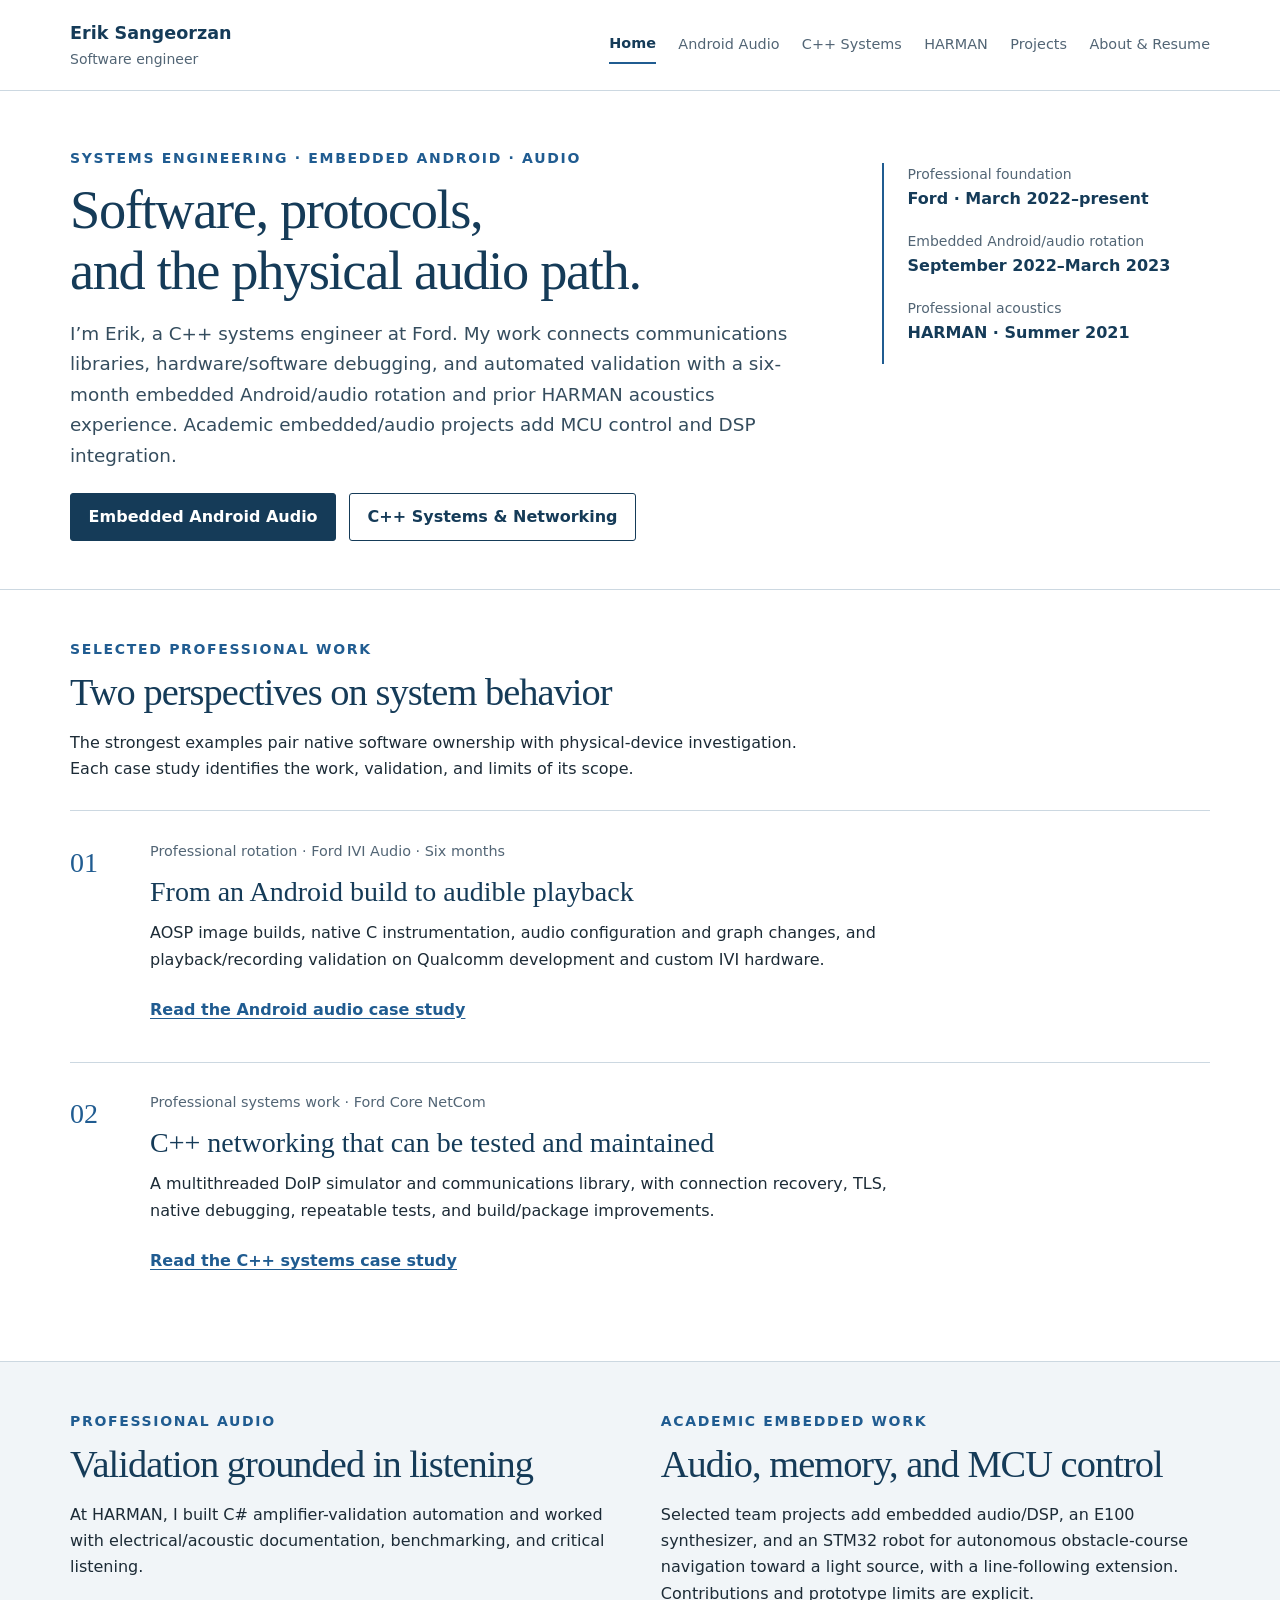
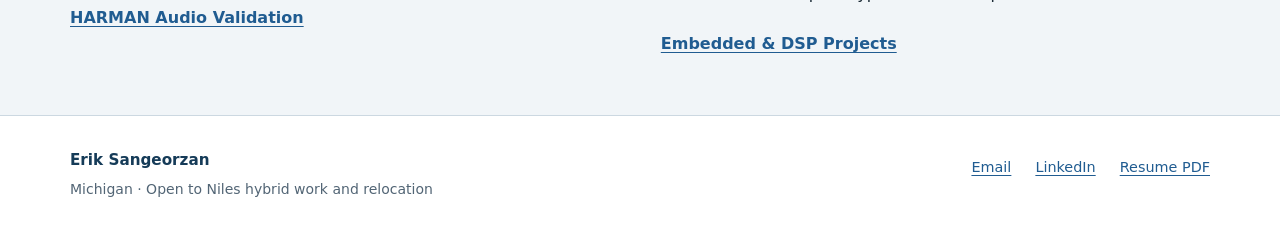
<file: public/index.html>
<!doctype html>
<html lang="en"><head><meta charset="utf-8"><meta name="viewport" content="width=device-width, initial-scale=1">
<title>C++ systems, embedded Android &amp; audio | Erik Sangeorzan</title>
<meta name="description" content="Erik Sangeorzan: professional C++ systems engineering, a six-month embedded Android audio rotation, HARMAN acoustics, and selected embedded projects.">
<meta name="color-scheme" content="light"><link rel="icon" type="image/svg+xml" href="data:image/svg+xml,%3Csvg%20xmlns%3D%22http%3A//www.w3.org/2000/svg%22%20viewBox%3D%220%200%2032%2032%22%3E%3Crect%20width%3D%2232%22%20height%3D%2232%22%20rx%3D%225%22%20fill%3D%22%23153b58%22/%3E%3Cpath%20d%3D%22M9%208h15v4H13v3h9v4h-9v3h11v4H9z%22%20fill%3D%22white%22/%3E%3C/svg%3E">
<link rel="stylesheet" href="assets/site.css"><script src="assets/site.js" defer></script></head>
<body><a class="skip-link" href="#main">Skip to content</a>
<header class="site-header"><div class="wrap navigation"><a class="brand" href="index.html">Erik Sangeorzan<span>Software engineer</span></a>
<button class="nav-toggle" aria-expanded="false" aria-controls="primary-nav">Menu</button>
<nav id="primary-nav" aria-label="Primary"><ul><li><a href="index.html" aria-current="page">Home</a></li><li><a href="android-audio.html">Android Audio</a></li><li><a href="cpp-systems.html">C++ Systems</a></li><li><a href="harman-validation.html">HARMAN</a></li><li><a href="embedded-dsp.html">Projects</a></li><li><a href="about.html">About & Resume</a></li></ul></nav></div></header>
<main id="main" tabindex="-1">
<section class="hero"><div class="wrap home-hero"><div>
<p class="eyebrow">Systems engineering · Embedded Android · Audio</p>
<h1>Software, protocols,<br>and the physical audio path.</h1>
<p class="lede">I’m Erik, a C++ systems engineer at Ford. My work connects communications libraries, hardware/software debugging, and automated validation with a six-month embedded Android/audio rotation and prior HARMAN acoustics experience. Academic embedded/audio projects add MCU control and DSP integration.</p>
<div class="actions"><a class="button" href="android-audio.html">Embedded Android Audio</a><a class="button secondary" href="cpp-systems.html">C++ Systems & Networking</a></div>
</div><dl class="scope-list"><div><dt>Professional foundation</dt><dd>Ford · March 2022–present</dd></div><div><dt>Embedded Android/audio rotation</dt><dd>September 2022–March 2023</dd></div><div><dt>Professional acoustics</dt><dd>HARMAN · Summer 2021</dd></div></dl></div></section>
<section class="section"><div class="wrap"><div class="section-intro"><p class="eyebrow">Selected professional work</p><h2>Two perspectives on system behavior</h2><p>The strongest examples pair native software ownership with physical-device investigation. Each case study identifies the work, validation, and limits of its scope.</p></div>
<article class="case-row"><div class="case-number" aria-hidden="true">01</div><div><p class="case-meta">Professional rotation · Ford IVI Audio · Six months</p><h3>From an Android build to audible playback</h3><p>AOSP image builds, native C instrumentation, audio configuration and graph changes, and playback/recording validation on Qualcomm development and custom IVI hardware.</p><a class="text-link" href="android-audio.html">Read the Android audio case study</a></div></article>
<article class="case-row"><div class="case-number" aria-hidden="true">02</div><div><p class="case-meta">Professional systems work · Ford Core NetCom</p><h3>C++ networking that can be tested and maintained</h3><p>A multithreaded DoIP simulator and communications library, with connection recovery, TLS, native debugging, repeatable tests, and build/package improvements.</p><a class="text-link" href="cpp-systems.html">Read the C++ systems case study</a></div></article>
</div></section>
<section class="section soft"><div class="wrap two-column"><div><p class="eyebrow">Professional audio</p><h2>Validation grounded in listening</h2><p>At HARMAN, I built C# amplifier-validation automation and worked with electrical/acoustic documentation, benchmarking, and critical listening.</p><a class="text-link" href="harman-validation.html">HARMAN Audio Validation</a></div><div><p class="eyebrow">Academic embedded work</p><h2>Audio, memory, and MCU control</h2><p>Selected team projects add embedded audio/DSP, an E100 synthesizer, and an STM32 robot for autonomous obstacle-course navigation toward a light source, with a line-following extension. Contributions and prototype limits are explicit.</p><a class="text-link" href="embedded-dsp.html">Embedded & DSP Projects</a></div></div></section>
</main>
<footer class="site-footer"><div class="wrap footer-content"><div><strong>Erik Sangeorzan</strong><span>Michigan · Open to Niles hybrid work and relocation</span></div>
<nav aria-label="Contact"><a href="mailto:esangeorzan@gmail.com">Email</a><a href="https://www.linkedin.com/in/ejsang/">LinkedIn</a><a href="documents/Erik_Sangeorzan_Shure_4874_Resume.pdf" download>Resume PDF</a></nav></div></footer></body></html>
</file>
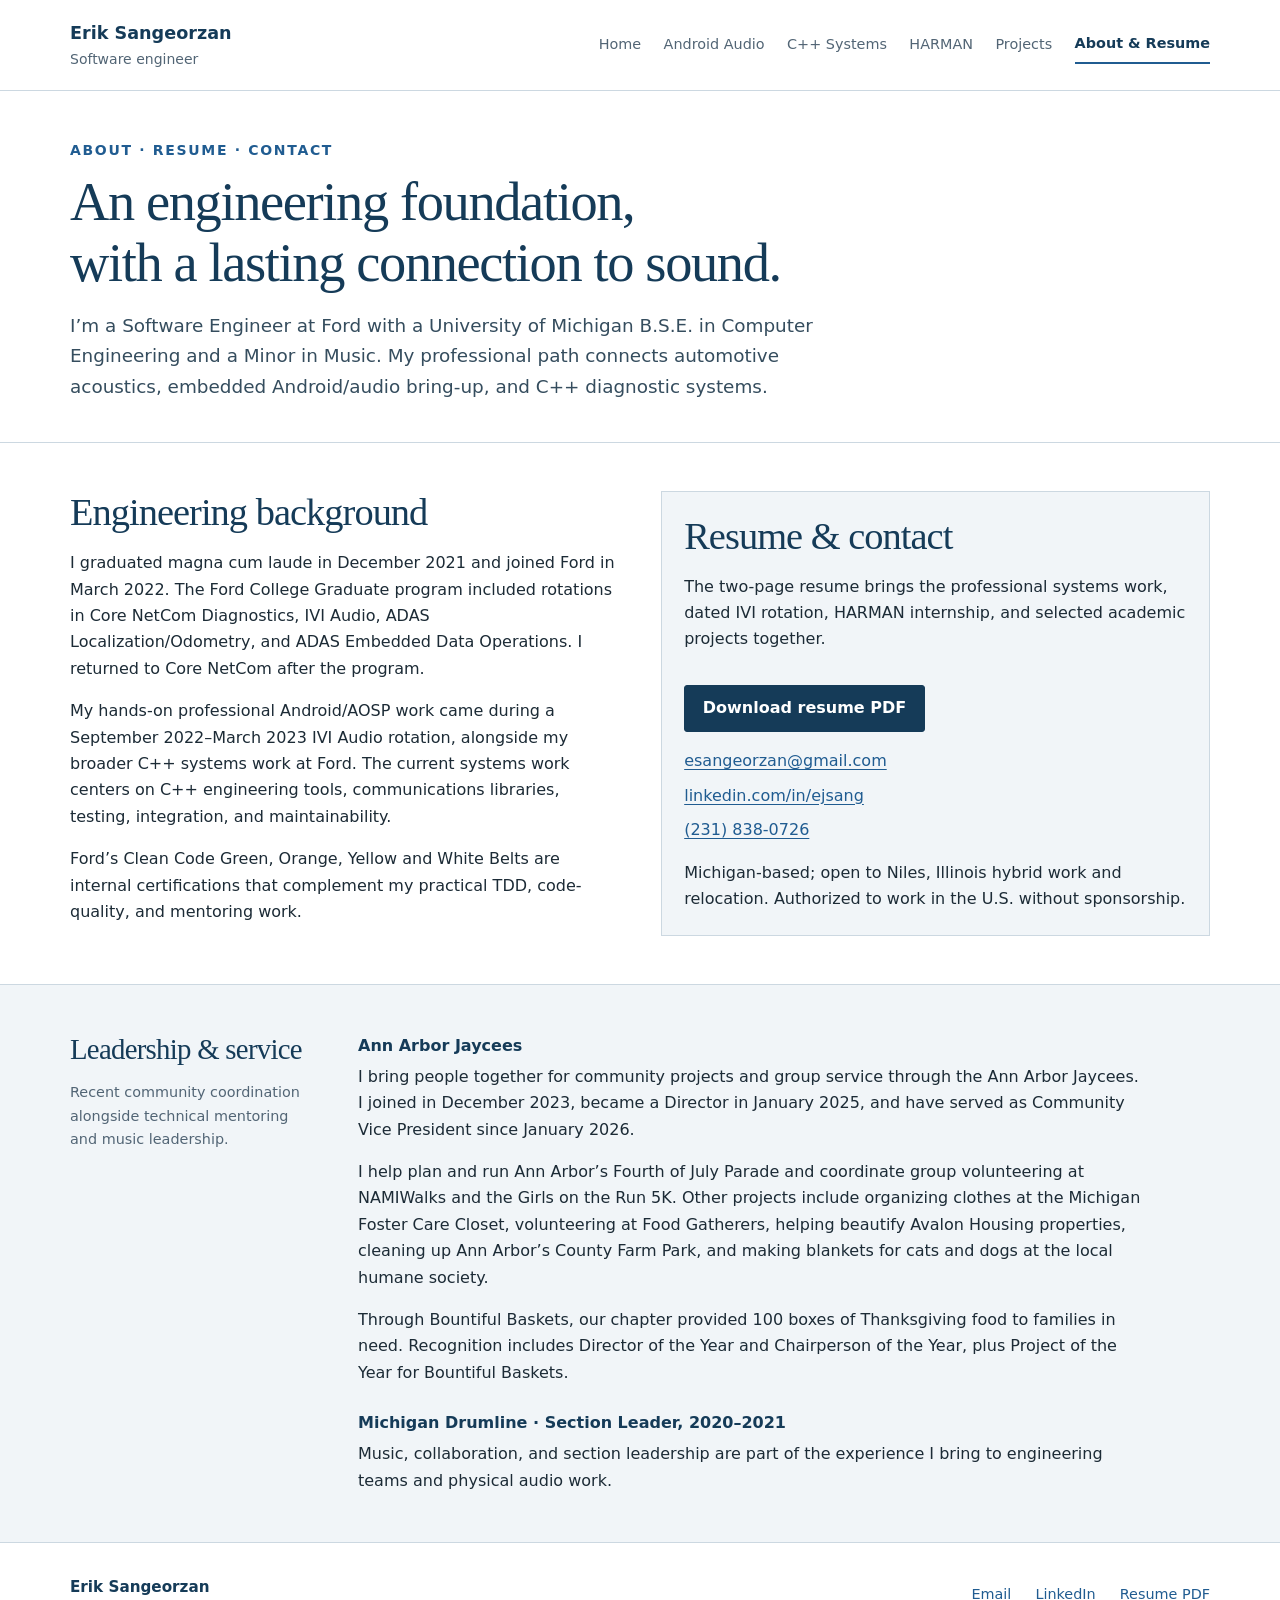
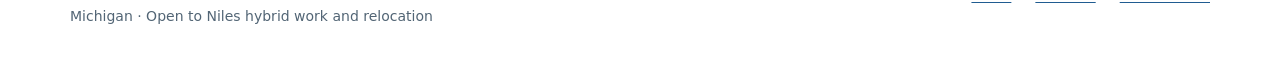
<file: public/about.html>
<!doctype html>
<html lang="en"><head><meta charset="utf-8"><meta name="viewport" content="width=device-width, initial-scale=1">
<title>About, Resume &amp; Contact | Erik Sangeorzan</title>
<meta name="description" content="Erik Sangeorzan: Computer Engineering and music, professional systems/audio work, Ann Arbor Jaycees leadership, resume and contact information.">
<meta name="color-scheme" content="light"><link rel="icon" type="image/svg+xml" href="data:image/svg+xml,%3Csvg%20xmlns%3D%22http%3A//www.w3.org/2000/svg%22%20viewBox%3D%220%200%2032%2032%22%3E%3Crect%20width%3D%2232%22%20height%3D%2232%22%20rx%3D%225%22%20fill%3D%22%23153b58%22/%3E%3Cpath%20d%3D%22M9%208h15v4H13v3h9v4h-9v3h11v4H9z%22%20fill%3D%22white%22/%3E%3C/svg%3E">
<link rel="stylesheet" href="assets/site.css"><script src="assets/site.js" defer></script></head>
<body><a class="skip-link" href="#main">Skip to content</a>
<header class="site-header"><div class="wrap navigation"><a class="brand" href="index.html">Erik Sangeorzan<span>Software engineer</span></a>
<button class="nav-toggle" aria-expanded="false" aria-controls="primary-nav">Menu</button>
<nav id="primary-nav" aria-label="Primary"><ul><li><a href="index.html">Home</a></li><li><a href="android-audio.html">Android Audio</a></li><li><a href="cpp-systems.html">C++ Systems</a></li><li><a href="harman-validation.html">HARMAN</a></li><li><a href="embedded-dsp.html">Projects</a></li><li><a href="about.html" aria-current="page">About & Resume</a></li></ul></nav></div></header>
<main id="main" tabindex="-1">
<section class="page-hero"><div class="wrap"><p class="eyebrow">About · Resume · Contact</p><h1>An engineering foundation,<br>with a lasting connection to sound.</h1><p class="lede">I’m a Software Engineer at Ford with a University of Michigan B.S.E. in Computer Engineering and a Minor in Music. My professional path connects automotive acoustics, embedded Android/audio bring-up, and C++ diagnostic systems.</p></div></section>
<section class="section"><div class="wrap two-column"><div><h2>Engineering background</h2><p>I graduated magna cum laude in December 2021 and joined Ford in March 2022. The Ford College Graduate program included rotations in Core NetCom Diagnostics, IVI Audio, ADAS Localization/Odometry, and ADAS Embedded Data Operations. I returned to Core NetCom after the program.</p><p>My hands-on professional Android/AOSP work came during a September 2022–March 2023 IVI Audio rotation, alongside my broader C++ systems work at Ford. The current systems work centers on C++ engineering tools, communications libraries, testing, integration, and maintainability.</p><p>Ford’s Clean Code Green, Orange, Yellow and White Belts are internal certifications that complement my practical TDD, code-quality, and mentoring work.</p></div><aside class="resume-panel" aria-labelledby="resume-heading"><h2 id="resume-heading">Resume & contact</h2><p>The two-page resume brings the professional systems work, dated IVI rotation, HARMAN internship, and selected academic projects together.</p><a class="button" href="documents/Erik_Sangeorzan_Shure_4874_Resume.pdf" download>Download resume PDF</a><ul class="contact-list"><li><a href="mailto:esangeorzan@gmail.com">esangeorzan@gmail.com</a></li><li><a href="https://www.linkedin.com/in/ejsang/">linkedin.com/in/ejsang</a></li><li><a href="tel:+12318380726">(231) 838-0726</a></li></ul><p>Michigan-based; open to Niles, Illinois hybrid work and relocation. Authorized to work in the U.S. without sponsorship.</p></aside></div></section>
<section class="section soft"><div class="wrap section-layout"><div class="section-label"><h2>Leadership & service</h2><p>Recent community coordination alongside technical mentoring and music leadership.</p></div><div class="section-body"><div class="service-item"><strong>Ann Arbor Jaycees</strong><p>I bring people together for community projects and group service through the Ann Arbor Jaycees. I joined in December 2023, became a Director in January 2025, and have served as Community Vice President since January 2026.</p><p>I help plan and run Ann Arbor’s Fourth of July Parade and coordinate group volunteering at NAMIWalks and the Girls on the Run 5K. Other projects include organizing clothes at the Michigan Foster Care Closet, volunteering at Food Gatherers, helping beautify Avalon Housing properties, cleaning up Ann Arbor’s County Farm Park, and making blankets for cats and dogs at the local humane society.</p><p>Through Bountiful Baskets, our chapter provided 100 boxes of Thanksgiving food to families in need. Recognition includes Director of the Year and Chairperson of the Year, plus Project of the Year for Bountiful Baskets.</p></div><div class="service-item"><strong>Michigan Drumline · Section Leader, 2020–2021</strong><p>Music, collaboration, and section leadership are part of the experience I bring to engineering teams and physical audio work.</p></div></div></div></section>
</main>
<footer class="site-footer"><div class="wrap footer-content"><div><strong>Erik Sangeorzan</strong><span>Michigan · Open to Niles hybrid work and relocation</span></div>
<nav aria-label="Contact"><a href="mailto:esangeorzan@gmail.com">Email</a><a href="https://www.linkedin.com/in/ejsang/">LinkedIn</a><a href="documents/Erik_Sangeorzan_Shure_4874_Resume.pdf" download>Resume PDF</a></nav></div></footer></body></html>
</file>
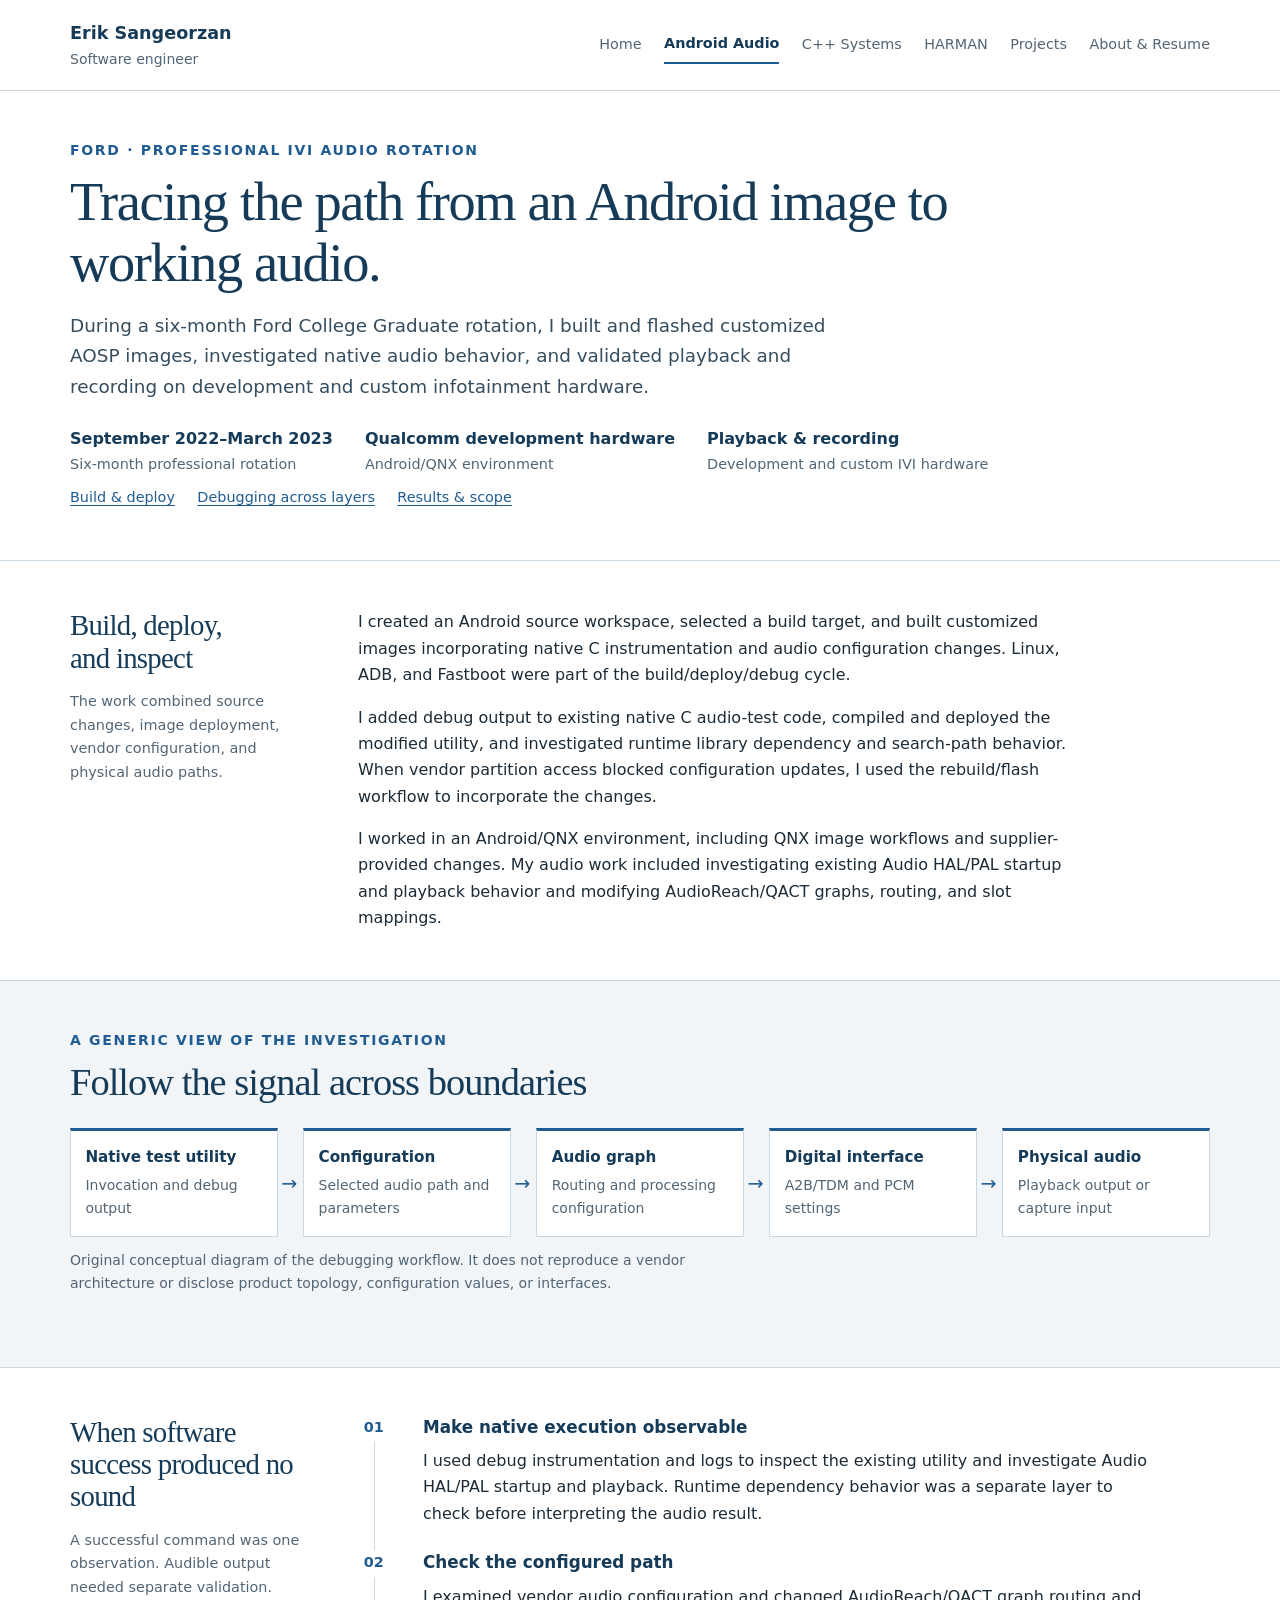
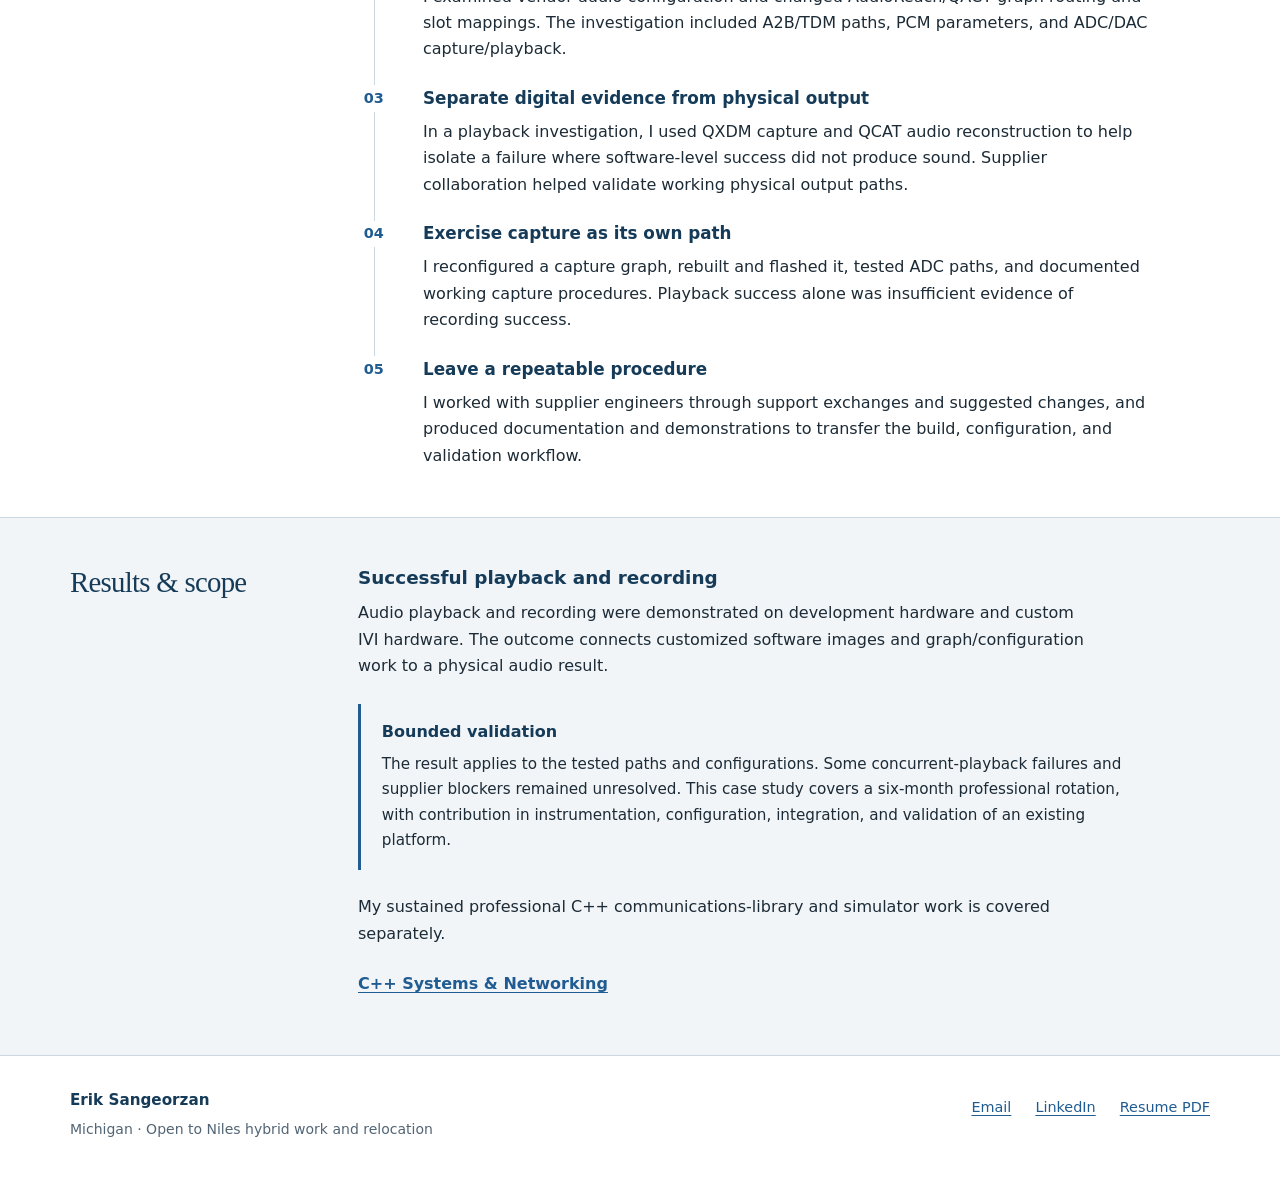
<file: public/android-audio.html>
<!doctype html>
<html lang="en"><head><meta charset="utf-8"><meta name="viewport" content="width=device-width, initial-scale=1">
<title>Embedded Android Audio | Erik Sangeorzan</title>
<meta name="description" content="A six-month professional Ford IVI Audio rotation: AOSP build and flash, native C instrumentation, audio-path debugging, and playback/recording validation.">
<meta name="color-scheme" content="light"><link rel="icon" type="image/svg+xml" href="data:image/svg+xml,%3Csvg%20xmlns%3D%22http%3A//www.w3.org/2000/svg%22%20viewBox%3D%220%200%2032%2032%22%3E%3Crect%20width%3D%2232%22%20height%3D%2232%22%20rx%3D%225%22%20fill%3D%22%23153b58%22/%3E%3Cpath%20d%3D%22M9%208h15v4H13v3h9v4h-9v3h11v4H9z%22%20fill%3D%22white%22/%3E%3C/svg%3E">
<link rel="stylesheet" href="assets/site.css"><script src="assets/site.js" defer></script></head>
<body><a class="skip-link" href="#main">Skip to content</a>
<header class="site-header"><div class="wrap navigation"><a class="brand" href="index.html">Erik Sangeorzan<span>Software engineer</span></a>
<button class="nav-toggle" aria-expanded="false" aria-controls="primary-nav">Menu</button>
<nav id="primary-nav" aria-label="Primary"><ul><li><a href="index.html">Home</a></li><li><a href="android-audio.html" aria-current="page">Android Audio</a></li><li><a href="cpp-systems.html">C++ Systems</a></li><li><a href="harman-validation.html">HARMAN</a></li><li><a href="embedded-dsp.html">Projects</a></li><li><a href="about.html">About & Resume</a></li></ul></nav></div></header>
<main id="main" tabindex="-1">
<section class="page-hero"><div class="wrap"><p class="eyebrow">Ford · Professional IVI Audio rotation</p><h1>Tracing the path from an Android image to working audio.</h1><p class="lede">During a six-month Ford College Graduate rotation, I built and flashed customized AOSP images, investigated native audio behavior, and validated playback and recording on development and custom infotainment hardware.</p><div class="facts"><div><strong>September 2022–March 2023</strong>Six-month professional rotation</div><div><strong>Qualcomm development hardware</strong>Android/QNX environment</div><div><strong>Playback & recording</strong>Development and custom IVI hardware</div></div><nav class="reading-links" aria-label="On this page"><a href="#build">Build & deploy</a><a href="#debugging">Debugging across layers</a><a href="#validation">Results & scope</a></nav></div></section>
<section class="section" id="build"><div class="wrap section-layout"><div class="section-label"><h2>Build, deploy,<br>and inspect</h2><p>The work combined source changes, image deployment, vendor configuration, and physical audio paths.</p></div><div class="section-body"><p>I created an Android source workspace, selected a build target, and built customized images incorporating native C instrumentation and audio configuration changes. Linux, ADB, and Fastboot were part of the build/deploy/debug cycle.</p><p>I added debug output to existing native C audio-test code, compiled and deployed the modified utility, and investigated runtime library dependency and search-path behavior. When vendor partition access blocked configuration updates, I used the rebuild/flash workflow to incorporate the changes.</p><p>I worked in an Android/QNX environment, including QNX image workflows and supplier-provided changes. My audio work included investigating existing Audio HAL/PAL startup and playback behavior and modifying AudioReach/QACT graphs, routing, and slot mappings.</p></div></div></section>
<section class="section soft"><div class="wrap"><p class="eyebrow">A generic view of the investigation</p><h2>Follow the signal across boundaries</h2><figure class="flow-figure"><ol class="flow" style="--nodes:5" aria-label="Conceptual audio investigation path"><li><strong>Native test utility</strong><span>Invocation and debug output</span></li><li><strong>Configuration</strong><span>Selected audio path and parameters</span></li><li><strong>Audio graph</strong><span>Routing and processing configuration</span></li><li><strong>Digital interface</strong><span>A2B/TDM and PCM settings</span></li><li><strong>Physical audio</strong><span>Playback output or capture input</span></li></ol><figcaption>Original conceptual diagram of the debugging workflow. It does not reproduce a vendor architecture or disclose product topology, configuration values, or interfaces.</figcaption></figure></div></section>
<section class="section" id="debugging"><div class="wrap section-layout"><div class="section-label"><h2>When software success produced no sound</h2><p>A successful command was one observation. Audible output needed separate validation.</p></div><div class="section-body"><ol class="steps"><li><h3>Make native execution observable</h3><p>I used debug instrumentation and logs to inspect the existing utility and investigate Audio HAL/PAL startup and playback. Runtime dependency behavior was a separate layer to check before interpreting the audio result.</p></li><li><h3>Check the configured path</h3><p>I examined vendor audio configuration and changed AudioReach/QACT graph routing and slot mappings. The investigation included A2B/TDM paths, PCM parameters, and ADC/DAC capture/playback.</p></li><li><h3>Separate digital evidence from physical output</h3><p>In a playback investigation, I used QXDM capture and QCAT audio reconstruction to help isolate a failure where software-level success did not produce sound. Supplier collaboration helped validate working physical output paths.</p></li><li><h3>Exercise capture as its own path</h3><p>I reconfigured a capture graph, rebuilt and flashed it, tested ADC paths, and documented working capture procedures. Playback success alone was insufficient evidence of recording success.</p></li><li><h3>Leave a repeatable procedure</h3><p>I worked with supplier engineers through support exchanges and suggested changes, and produced documentation and demonstrations to transfer the build, configuration, and validation workflow.</p></li></ol></div></div></section>
<section class="section soft" id="validation"><div class="wrap section-layout"><div class="section-label"><h2>Results & scope</h2></div><div class="section-body"><h3>Successful playback and recording</h3><p>Audio playback and recording were demonstrated on development hardware and custom IVI hardware. The outcome connects customized software images and graph/configuration work to a physical audio result.</p><div class="note"><h3>Bounded validation</h3><p>The result applies to the tested paths and configurations. Some concurrent-playback failures and supplier blockers remained unresolved. This case study covers a six-month professional rotation, with contribution in instrumentation, configuration, integration, and validation of an existing platform.</p></div><p style="margin-top:1.5rem">My sustained professional C++ communications-library and simulator work is covered separately.</p><a class="text-link" href="cpp-systems.html">C++ Systems & Networking</a></div></div></section>
</main>
<footer class="site-footer"><div class="wrap footer-content"><div><strong>Erik Sangeorzan</strong><span>Michigan · Open to Niles hybrid work and relocation</span></div>
<nav aria-label="Contact"><a href="mailto:esangeorzan@gmail.com">Email</a><a href="https://www.linkedin.com/in/ejsang/">LinkedIn</a><a href="documents/Erik_Sangeorzan_Shure_4874_Resume.pdf" download>Resume PDF</a></nav></div></footer></body></html>
</file>
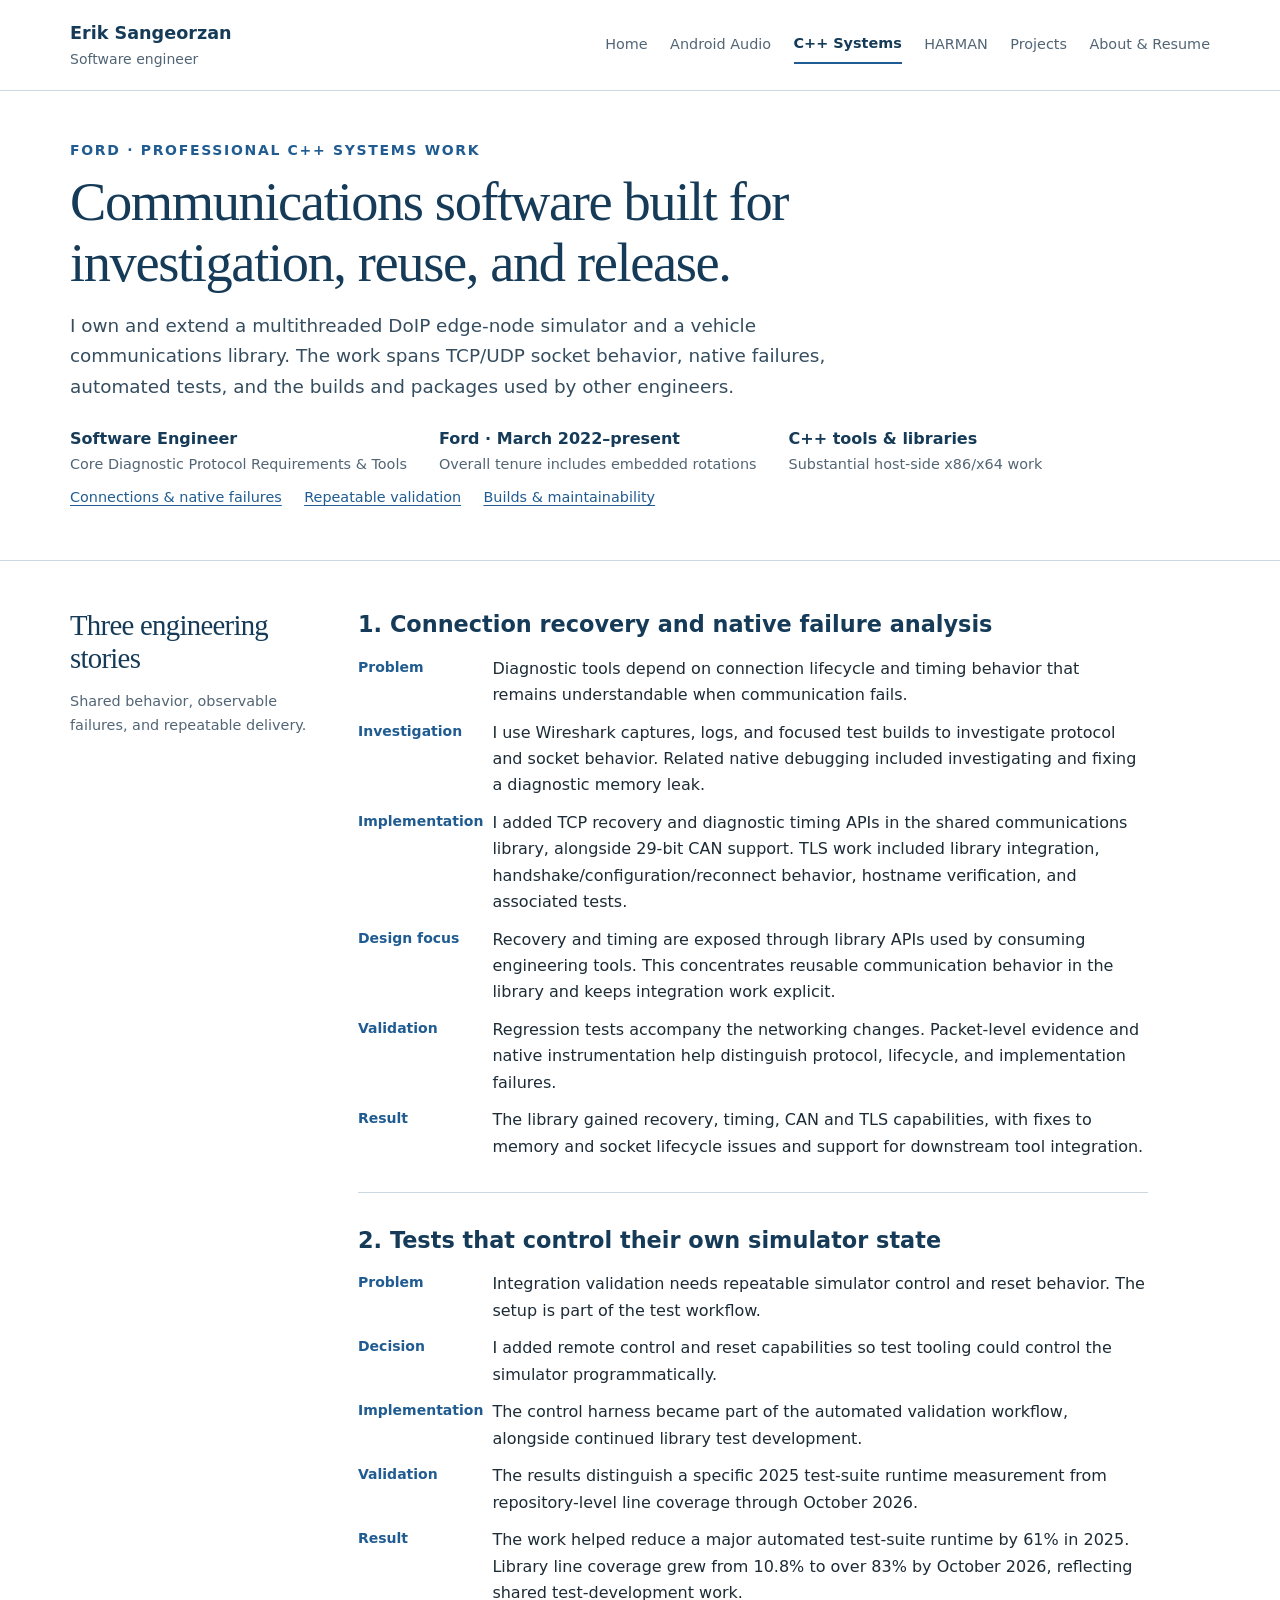
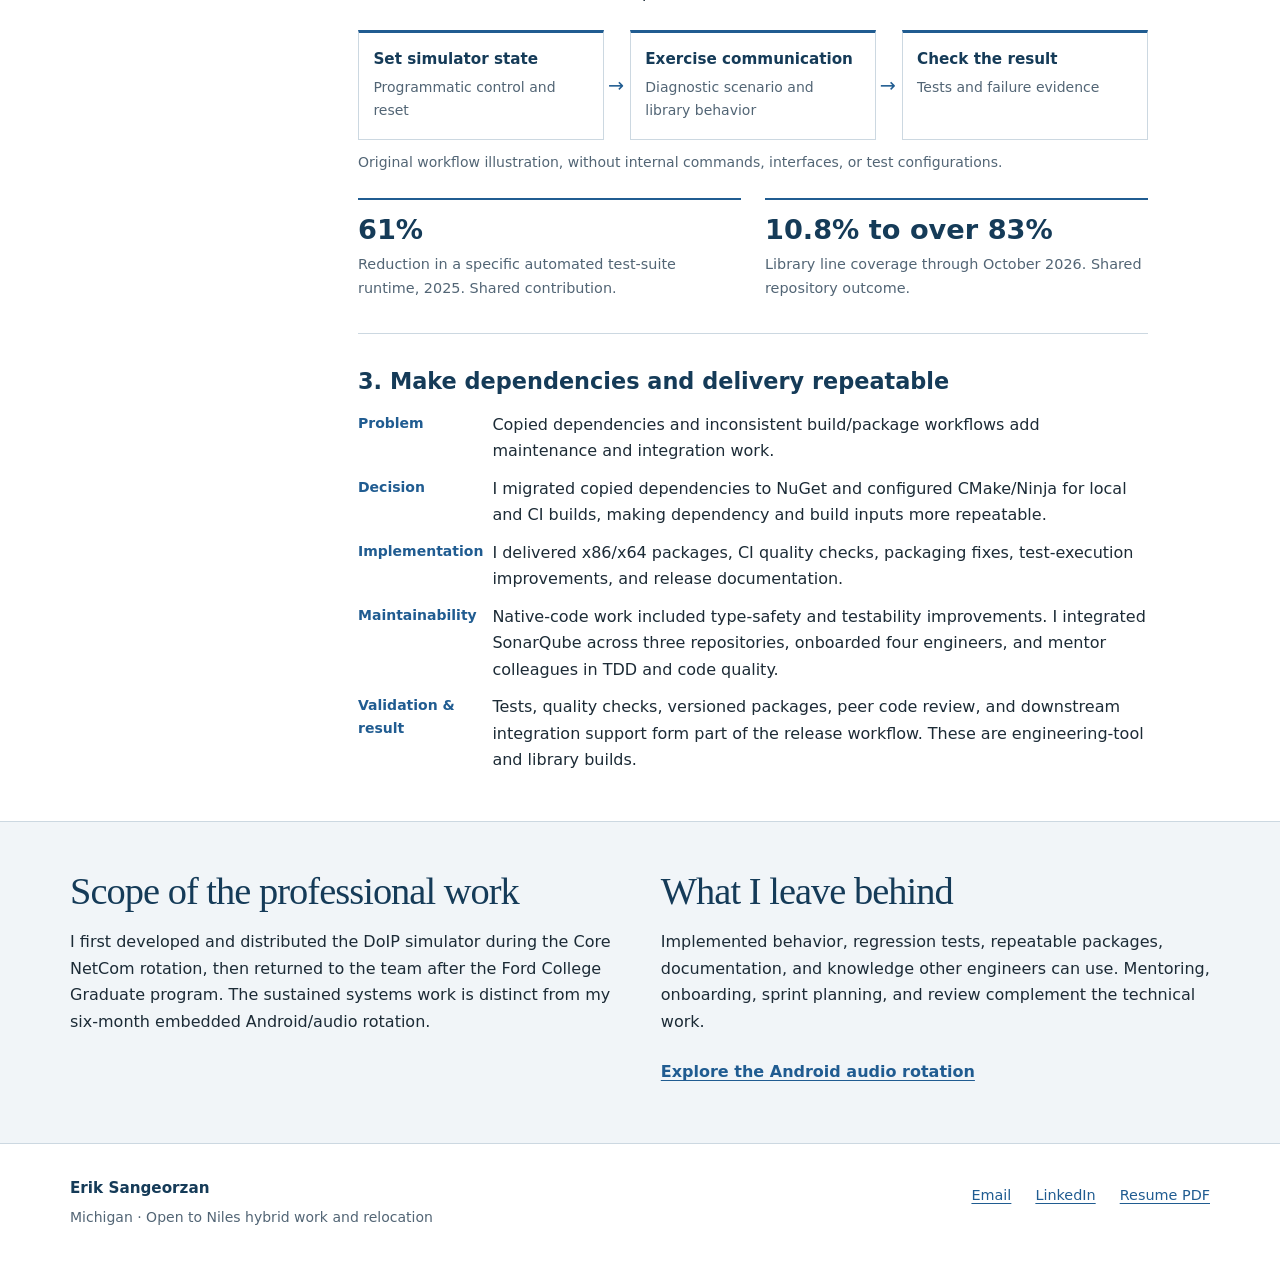
<file: public/cpp-systems.html>
<!doctype html>
<html lang="en"><head><meta charset="utf-8"><meta name="viewport" content="width=device-width, initial-scale=1">
<title>C++ Systems &amp; Networking | Erik Sangeorzan</title>
<meta name="description" content="Professional Ford C++ systems work: diagnostic networking, TCP recovery and TLS, native debugging, automated validation, and repeatable builds and packages.">
<meta name="color-scheme" content="light"><link rel="icon" type="image/svg+xml" href="data:image/svg+xml,%3Csvg%20xmlns%3D%22http%3A//www.w3.org/2000/svg%22%20viewBox%3D%220%200%2032%2032%22%3E%3Crect%20width%3D%2232%22%20height%3D%2232%22%20rx%3D%225%22%20fill%3D%22%23153b58%22/%3E%3Cpath%20d%3D%22M9%208h15v4H13v3h9v4h-9v3h11v4H9z%22%20fill%3D%22white%22/%3E%3C/svg%3E">
<link rel="stylesheet" href="assets/site.css"><script src="assets/site.js" defer></script></head>
<body><a class="skip-link" href="#main">Skip to content</a>
<header class="site-header"><div class="wrap navigation"><a class="brand" href="index.html">Erik Sangeorzan<span>Software engineer</span></a>
<button class="nav-toggle" aria-expanded="false" aria-controls="primary-nav">Menu</button>
<nav id="primary-nav" aria-label="Primary"><ul><li><a href="index.html">Home</a></li><li><a href="android-audio.html">Android Audio</a></li><li><a href="cpp-systems.html" aria-current="page">C++ Systems</a></li><li><a href="harman-validation.html">HARMAN</a></li><li><a href="embedded-dsp.html">Projects</a></li><li><a href="about.html">About & Resume</a></li></ul></nav></div></header>
<main id="main" tabindex="-1">
<section class="page-hero"><div class="wrap"><p class="eyebrow">Ford · Professional C++ systems work</p><h1>Communications software built for investigation, reuse, and release.</h1><p class="lede">I own and extend a multithreaded DoIP edge-node simulator and a vehicle communications library. The work spans TCP/UDP socket behavior, native failures, automated tests, and the builds and packages used by other engineers.</p><div class="facts"><div><strong>Software Engineer</strong>Core Diagnostic Protocol Requirements & Tools</div><div><strong>Ford · March 2022–present</strong>Overall tenure includes embedded rotations</div><div><strong>C++ tools & libraries</strong>Substantial host-side x86/x64 work</div></div><nav class="reading-links" aria-label="On this page"><a href="#connections">Connections & native failures</a><a href="#tests">Repeatable validation</a><a href="#delivery">Builds & maintainability</a></nav></div></section>
<section class="section"><div class="wrap section-layout"><div class="section-label"><h2>Three engineering stories</h2><p>Shared behavior, observable failures, and repeatable delivery.</p></div><div class="section-body">
<article class="story" id="connections"><h3>1. Connection recovery and native failure analysis</h3><dl class="engineering-story"><dt>Problem</dt><dd>Diagnostic tools depend on connection lifecycle and timing behavior that remains understandable when communication fails.</dd><dt>Investigation</dt><dd>I use Wireshark captures, logs, and focused test builds to investigate protocol and socket behavior. Related native debugging included investigating and fixing a diagnostic memory leak.</dd><dt>Implementation</dt><dd>I added TCP recovery and diagnostic timing APIs in the shared communications library, alongside 29-bit CAN support. TLS work included library integration, handshake/configuration/reconnect behavior, hostname verification, and associated tests.</dd><dt>Design focus</dt><dd>Recovery and timing are exposed through library APIs used by consuming engineering tools. This concentrates reusable communication behavior in the library and keeps integration work explicit.</dd><dt>Validation</dt><dd>Regression tests accompany the networking changes. Packet-level evidence and native instrumentation help distinguish protocol, lifecycle, and implementation failures.</dd><dt>Result</dt><dd>The library gained recovery, timing, CAN and TLS capabilities, with fixes to memory and socket lifecycle issues and support for downstream tool integration.</dd></dl></article>
<article class="story" id="tests"><h3>2. Tests that control their own simulator state</h3><dl class="engineering-story"><dt>Problem</dt><dd>Integration validation needs repeatable simulator control and reset behavior. The setup is part of the test workflow.</dd><dt>Decision</dt><dd>I added remote control and reset capabilities so test tooling could control the simulator programmatically.</dd><dt>Implementation</dt><dd>The control harness became part of the automated validation workflow, alongside continued library test development.</dd><dt>Validation</dt><dd>The results distinguish a specific 2025 test-suite runtime measurement from repository-level line coverage through October 2026.</dd><dt>Result</dt><dd>The work helped reduce a major automated test-suite runtime by 61% in 2025. Library line coverage grew from 10.8% to over 83% by October 2026, reflecting shared test-development work.</dd></dl>
<figure class="flow-figure"><ol class="flow" aria-label="Conceptual automated validation cycle"><li><strong>Set simulator state</strong><span>Programmatic control and reset</span></li><li><strong>Exercise communication</strong><span>Diagnostic scenario and library behavior</span></li><li><strong>Check the result</strong><span>Tests and failure evidence</span></li></ol><figcaption>Original workflow illustration, without internal commands, interfaces, or test configurations.</figcaption></figure>
<div class="results"><div class="result"><strong>61%</strong><p>Reduction in a specific automated test-suite runtime, 2025. Shared contribution.</p></div><div class="result"><strong>10.8% to over 83%</strong><p>Library line coverage through October 2026. Shared repository outcome.</p></div></div></article>
<article class="story" id="delivery"><h3>3. Make dependencies and delivery repeatable</h3><dl class="engineering-story"><dt>Problem</dt><dd>Copied dependencies and inconsistent build/package workflows add maintenance and integration work.</dd><dt>Decision</dt><dd>I migrated copied dependencies to NuGet and configured CMake/Ninja for local and CI builds, making dependency and build inputs more repeatable.</dd><dt>Implementation</dt><dd>I delivered x86/x64 packages, CI quality checks, packaging fixes, test-execution improvements, and release documentation.</dd><dt>Maintainability</dt><dd>Native-code work included type-safety and testability improvements. I integrated SonarQube across three repositories, onboarded four engineers, and mentor colleagues in TDD and code quality.</dd><dt>Validation & result</dt><dd>Tests, quality checks, versioned packages, peer code review, and downstream integration support form part of the release workflow. These are engineering-tool and library builds.</dd></dl></article>
</div></div></section>
<section class="section soft"><div class="wrap two-column"><div><h2>Scope of the professional work</h2><p>I first developed and distributed the DoIP simulator during the Core NetCom rotation, then returned to the team after the Ford College Graduate program. The sustained systems work is distinct from my six-month embedded Android/audio rotation.</p></div><div><h2>What I leave behind</h2><p>Implemented behavior, regression tests, repeatable packages, documentation, and knowledge other engineers can use. Mentoring, onboarding, sprint planning, and review complement the technical work.</p><a class="text-link" href="android-audio.html">Explore the Android audio rotation</a></div></div></section>
</main>
<footer class="site-footer"><div class="wrap footer-content"><div><strong>Erik Sangeorzan</strong><span>Michigan · Open to Niles hybrid work and relocation</span></div>
<nav aria-label="Contact"><a href="mailto:esangeorzan@gmail.com">Email</a><a href="https://www.linkedin.com/in/ejsang/">LinkedIn</a><a href="documents/Erik_Sangeorzan_Shure_4874_Resume.pdf" download>Resume PDF</a></nav></div></footer></body></html>
</file>
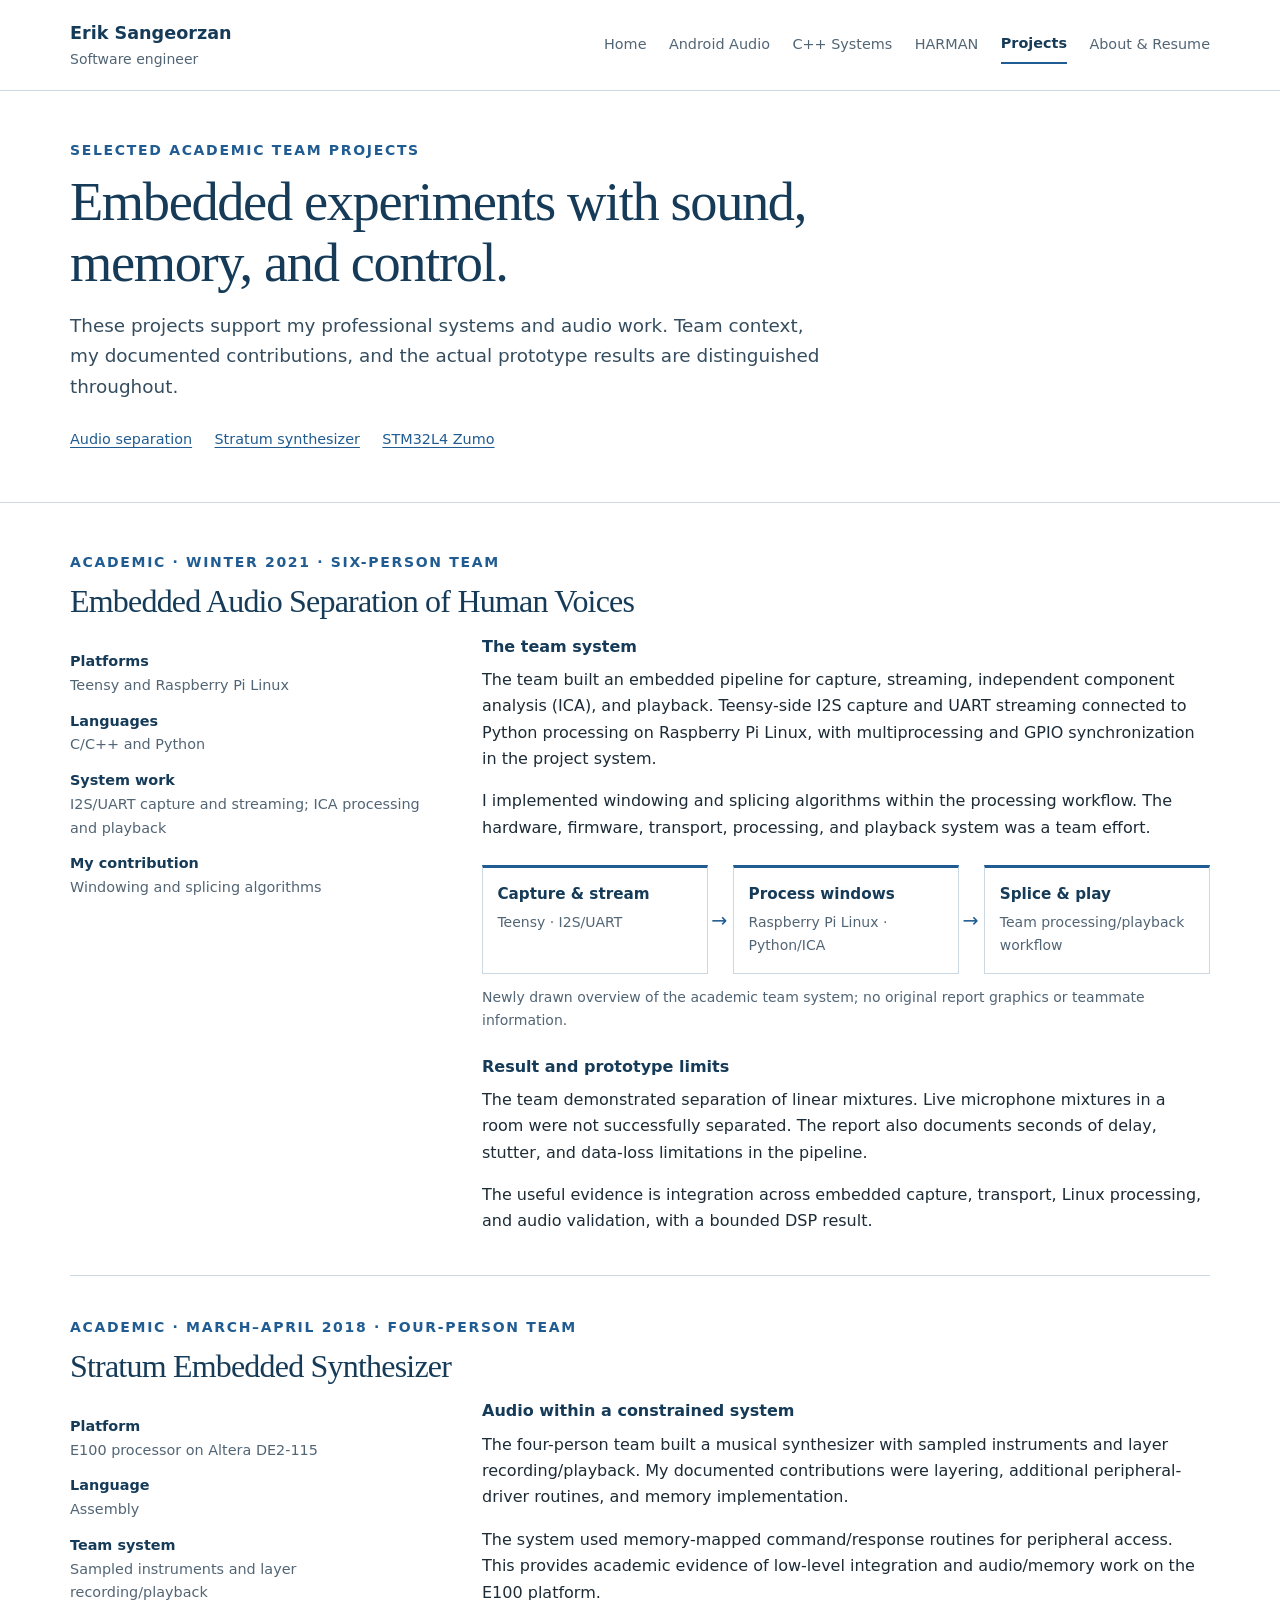
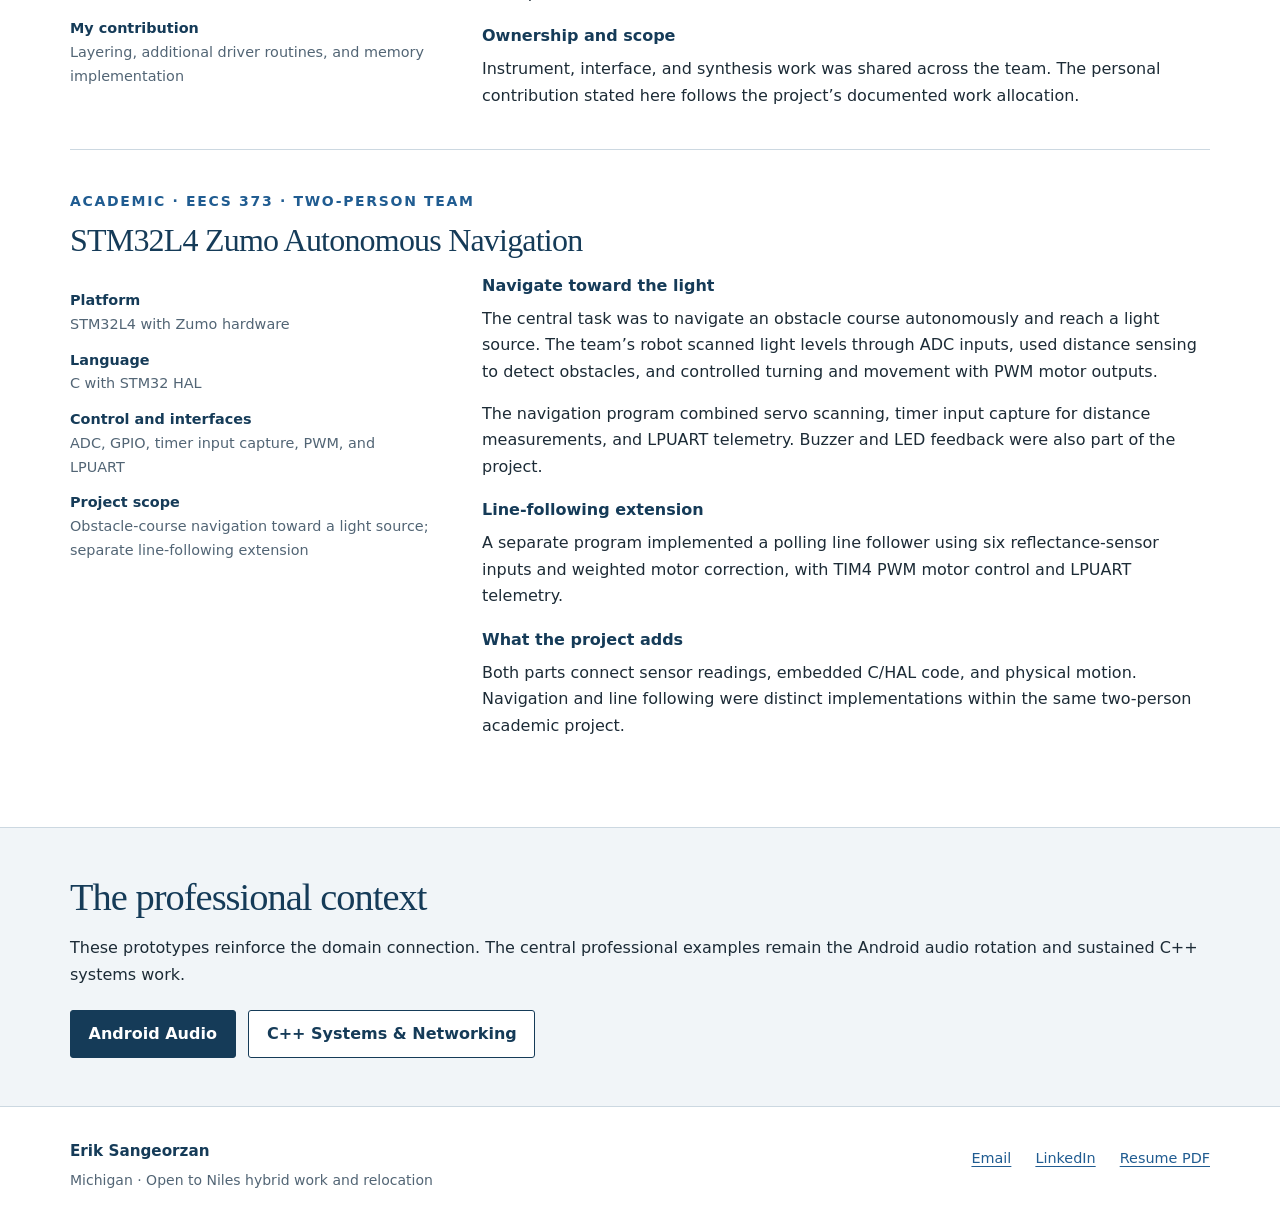
<file: public/embedded-dsp.html>
<!doctype html>
<html lang="en"><head><meta charset="utf-8"><meta name="viewport" content="width=device-width, initial-scale=1">
<title>Embedded &amp; DSP Projects | Erik Sangeorzan</title>
<meta name="description" content="Three bounded academic team projects: embedded audio separation, the E100/DE2-115 Stratum synthesizer, and an STM32L4 autonomous navigation robot with a line-following extension.">
<meta name="color-scheme" content="light"><link rel="icon" type="image/svg+xml" href="data:image/svg+xml,%3Csvg%20xmlns%3D%22http%3A//www.w3.org/2000/svg%22%20viewBox%3D%220%200%2032%2032%22%3E%3Crect%20width%3D%2232%22%20height%3D%2232%22%20rx%3D%225%22%20fill%3D%22%23153b58%22/%3E%3Cpath%20d%3D%22M9%208h15v4H13v3h9v4h-9v3h11v4H9z%22%20fill%3D%22white%22/%3E%3C/svg%3E">
<link rel="stylesheet" href="assets/site.css"><script src="assets/site.js" defer></script></head>
<body><a class="skip-link" href="#main">Skip to content</a>
<header class="site-header"><div class="wrap navigation"><a class="brand" href="index.html">Erik Sangeorzan<span>Software engineer</span></a>
<button class="nav-toggle" aria-expanded="false" aria-controls="primary-nav">Menu</button>
<nav id="primary-nav" aria-label="Primary"><ul><li><a href="index.html">Home</a></li><li><a href="android-audio.html">Android Audio</a></li><li><a href="cpp-systems.html">C++ Systems</a></li><li><a href="harman-validation.html">HARMAN</a></li><li><a href="embedded-dsp.html" aria-current="page">Projects</a></li><li><a href="about.html">About & Resume</a></li></ul></nav></div></header>
<main id="main" tabindex="-1">
<section class="page-hero"><div class="wrap"><p class="eyebrow">Selected academic team projects</p><h1>Embedded experiments with sound, memory, and control.</h1><p class="lede">These projects support my professional systems and audio work. Team context, my documented contributions, and the actual prototype results are distinguished throughout.</p><nav class="reading-links" aria-label="On this page"><a href="#audio-separation">Audio separation</a><a href="#stratum">Stratum synthesizer</a><a href="#zumo">STM32L4 Zumo</a></nav></div></section>
<section class="section"><div class="wrap">
<article class="project" id="audio-separation"><p class="eyebrow">Academic · Winter 2021 · Six-person team</p><h2>Embedded Audio Separation of Human Voices</h2><div class="project-details"><dl class="project-context"><div><dt>Platforms</dt><dd>Teensy and Raspberry Pi Linux</dd></div><div><dt>Languages</dt><dd>C/C++ and Python</dd></div><div><dt>System work</dt><dd>I2S/UART capture and streaming; ICA processing and playback</dd></div><div><dt>My contribution</dt><dd>Windowing and splicing algorithms</dd></div></dl><div class="project-copy"><h3>The team system</h3><p>The team built an embedded pipeline for capture, streaming, independent component analysis (ICA), and playback. Teensy-side I2S capture and UART streaming connected to Python processing on Raspberry Pi Linux, with multiprocessing and GPIO synchronization in the project system.</p><p>I implemented windowing and splicing algorithms within the processing workflow. The hardware, firmware, transport, processing, and playback system was a team effort.</p><figure class="flow-figure"><ol class="flow" aria-label="Academic team audio-processing pipeline"><li><strong>Capture & stream</strong><span>Teensy · I2S/UART</span></li><li><strong>Process windows</strong><span>Raspberry Pi Linux · Python/ICA</span></li><li><strong>Splice & play</strong><span>Team processing/playback workflow</span></li></ol><figcaption>Newly drawn overview of the academic team system; no original report graphics or teammate information.</figcaption></figure><h3>Result and prototype limits</h3><p>The team demonstrated separation of linear mixtures. Live microphone mixtures in a room were not successfully separated. The report also documents seconds of delay, stutter, and data-loss limitations in the pipeline.</p><p>The useful evidence is integration across embedded capture, transport, Linux processing, and audio validation, with a bounded DSP result.</p></div></div></article>
<article class="project" id="stratum"><p class="eyebrow">Academic · March–April 2018 · Four-person team</p><h2>Stratum Embedded Synthesizer</h2><div class="project-details"><dl class="project-context"><div><dt>Platform</dt><dd>E100 processor on Altera DE2-115</dd></div><div><dt>Language</dt><dd>Assembly</dd></div><div><dt>Team system</dt><dd>Sampled instruments and layer recording/playback</dd></div><div><dt>My contribution</dt><dd>Layering, additional driver routines, and memory implementation</dd></div></dl><div class="project-copy"><h3>Audio within a constrained system</h3><p>The four-person team built a musical synthesizer with sampled instruments and layer recording/playback. My documented contributions were layering, additional peripheral-driver routines, and memory implementation.</p><p>The system used memory-mapped command/response routines for peripheral access. This provides academic evidence of low-level integration and audio/memory work on the E100 platform.</p><h3>Ownership and scope</h3><p>Instrument, interface, and synthesis work was shared across the team. The personal contribution stated here follows the project’s documented work allocation.</p></div></div></article>
<article class="project" id="zumo"><p class="eyebrow">Academic · EECS 373 · Two-person team</p><h2>STM32L4 Zumo Autonomous Navigation</h2>
<div class="project-details"><dl class="project-context"><div><dt>Platform</dt><dd>STM32L4 with Zumo hardware</dd></div><div><dt>Language</dt><dd>C with STM32 HAL</dd></div><div><dt>Control and interfaces</dt><dd>ADC, GPIO, timer input capture, PWM, and LPUART</dd></div><div><dt>Project scope</dt><dd>Obstacle-course navigation toward a light source; separate line-following extension</dd></div></dl>
<div class="project-copy"><h3>Navigate toward the light</h3><p>The central task was to navigate an obstacle course autonomously and reach a light source. The team’s robot scanned light levels through ADC inputs, used distance sensing to detect obstacles, and controlled turning and movement with PWM motor outputs.</p><p>The navigation program combined servo scanning, timer input capture for distance measurements, and LPUART telemetry. Buzzer and LED feedback were also part of the project.</p><h3>Line-following extension</h3><p>A separate program implemented a polling line follower using six reflectance-sensor inputs and weighted motor correction, with TIM4 PWM motor control and LPUART telemetry.</p><h3>What the project adds</h3><p>Both parts connect sensor readings, embedded C/HAL code, and physical motion. Navigation and line following were distinct implementations within the same two-person academic project.</p></div></div></article>
</div></section><section class="section soft"><div class="wrap"><h2>The professional context</h2><p>These prototypes reinforce the domain connection. The central professional examples remain the Android audio rotation and sustained C++ systems work.</p><div class="actions"><a class="button" href="android-audio.html">Android Audio</a><a class="button secondary" href="cpp-systems.html">C++ Systems & Networking</a></div></div></section>
</main>
<footer class="site-footer"><div class="wrap footer-content"><div><strong>Erik Sangeorzan</strong><span>Michigan · Open to Niles hybrid work and relocation</span></div>
<nav aria-label="Contact"><a href="mailto:esangeorzan@gmail.com">Email</a><a href="https://www.linkedin.com/in/ejsang/">LinkedIn</a><a href="documents/Erik_Sangeorzan_Shure_4874_Resume.pdf" download>Resume PDF</a></nav></div></footer></body></html>
</file>
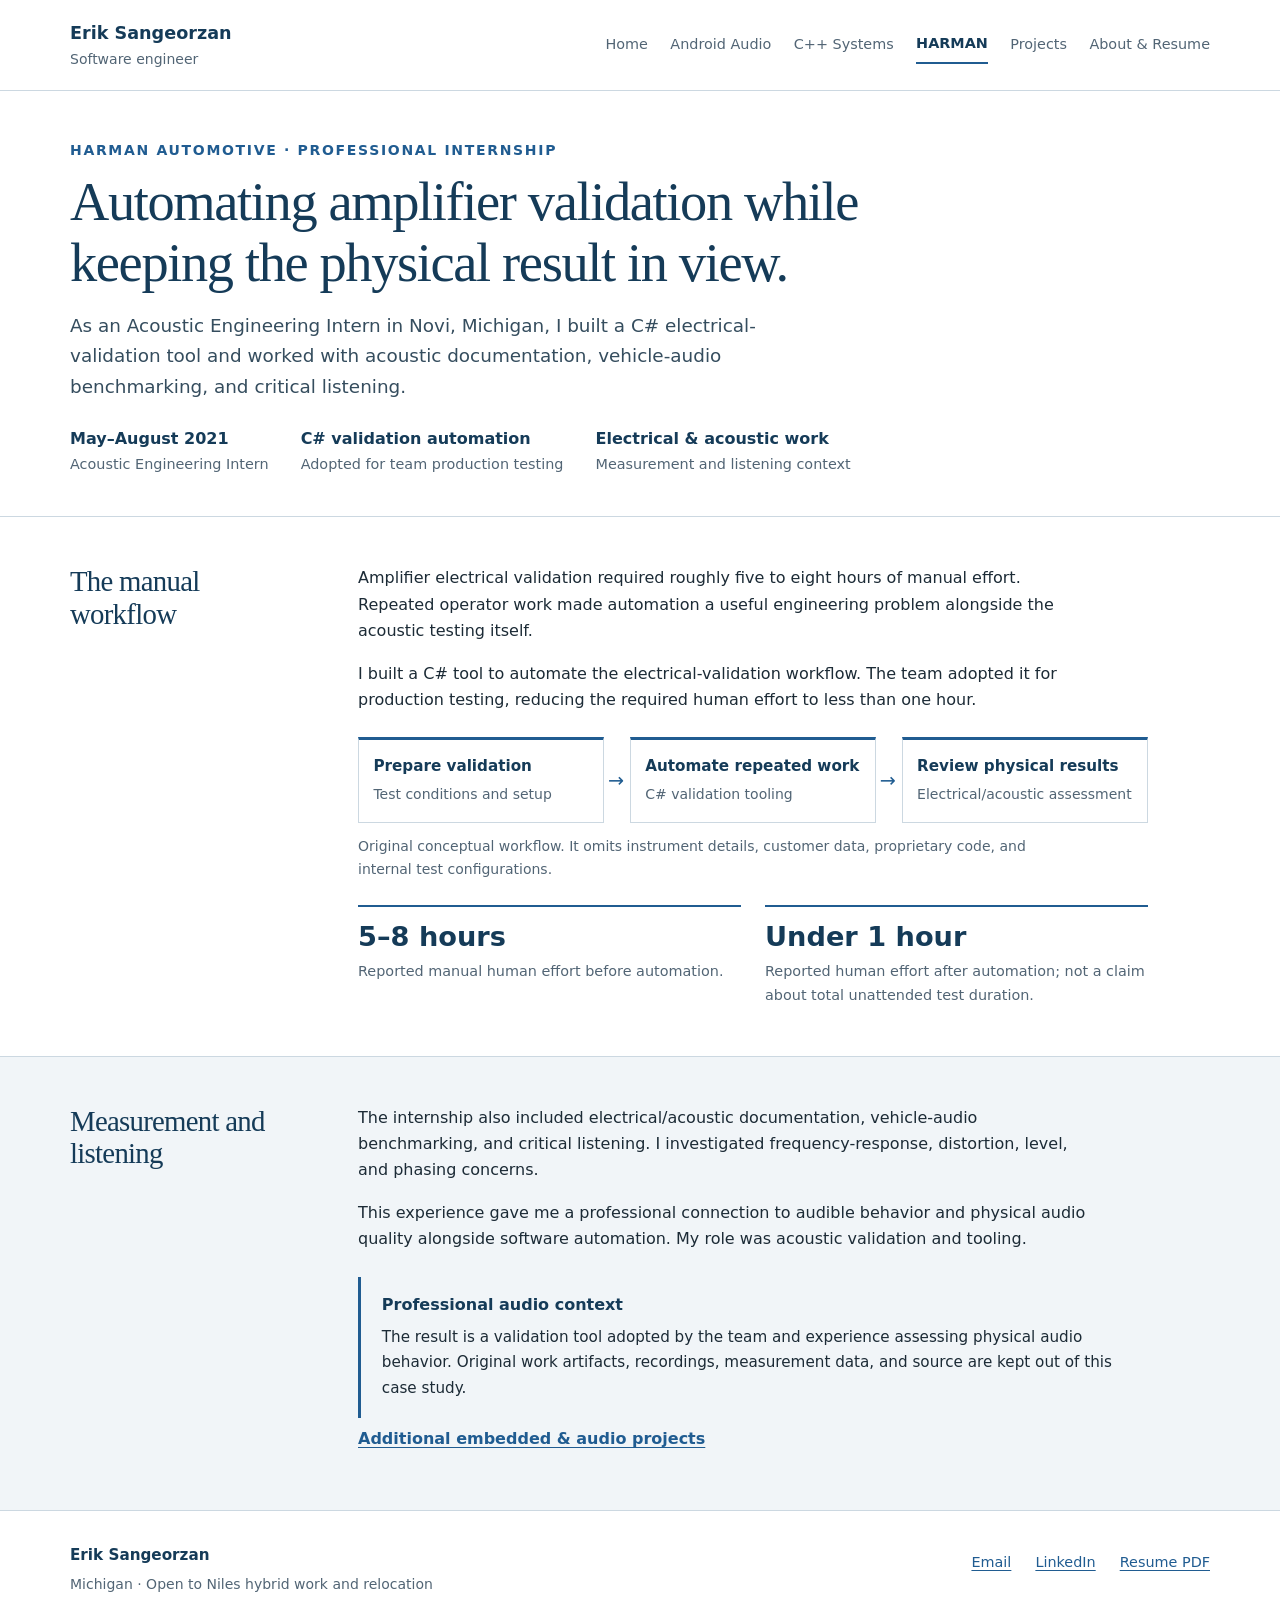
<file: public/harman-validation.html>
<!doctype html>
<html lang="en"><head><meta charset="utf-8"><meta name="viewport" content="width=device-width, initial-scale=1">
<title>HARMAN Audio Validation | Erik Sangeorzan</title>
<meta name="description" content="Professional automotive acoustics experience at HARMAN: C# amplifier-validation automation, electrical/acoustic benchmarking, and critical listening.">
<meta name="color-scheme" content="light"><link rel="icon" type="image/svg+xml" href="data:image/svg+xml,%3Csvg%20xmlns%3D%22http%3A//www.w3.org/2000/svg%22%20viewBox%3D%220%200%2032%2032%22%3E%3Crect%20width%3D%2232%22%20height%3D%2232%22%20rx%3D%225%22%20fill%3D%22%23153b58%22/%3E%3Cpath%20d%3D%22M9%208h15v4H13v3h9v4h-9v3h11v4H9z%22%20fill%3D%22white%22/%3E%3C/svg%3E">
<link rel="stylesheet" href="assets/site.css"><script src="assets/site.js" defer></script></head>
<body><a class="skip-link" href="#main">Skip to content</a>
<header class="site-header"><div class="wrap navigation"><a class="brand" href="index.html">Erik Sangeorzan<span>Software engineer</span></a>
<button class="nav-toggle" aria-expanded="false" aria-controls="primary-nav">Menu</button>
<nav id="primary-nav" aria-label="Primary"><ul><li><a href="index.html">Home</a></li><li><a href="android-audio.html">Android Audio</a></li><li><a href="cpp-systems.html">C++ Systems</a></li><li><a href="harman-validation.html" aria-current="page">HARMAN</a></li><li><a href="embedded-dsp.html">Projects</a></li><li><a href="about.html">About & Resume</a></li></ul></nav></div></header>
<main id="main" tabindex="-1">
<section class="page-hero"><div class="wrap"><p class="eyebrow">HARMAN Automotive · Professional internship</p><h1>Automating amplifier validation while keeping the physical result in view.</h1><p class="lede">As an Acoustic Engineering Intern in Novi, Michigan, I built a C# electrical-validation tool and worked with acoustic documentation, vehicle-audio benchmarking, and critical listening.</p><div class="facts"><div><strong>May–August 2021</strong>Acoustic Engineering Intern</div><div><strong>C# validation automation</strong>Adopted for team production testing</div><div><strong>Electrical & acoustic work</strong>Measurement and listening context</div></div></div></section>
<section class="section"><div class="wrap section-layout"><div class="section-label"><h2>The manual workflow</h2></div><div class="section-body"><p>Amplifier electrical validation required roughly five to eight hours of manual effort. Repeated operator work made automation a useful engineering problem alongside the acoustic testing itself.</p><p>I built a C# tool to automate the electrical-validation workflow. The team adopted it for production testing, reducing the required human effort to less than one hour.</p><figure class="flow-figure"><ol class="flow" aria-label="Conceptual validation workflow"><li><strong>Prepare validation</strong><span>Test conditions and setup</span></li><li><strong>Automate repeated work</strong><span>C# validation tooling</span></li><li><strong>Review physical results</strong><span>Electrical/acoustic assessment</span></li></ol><figcaption>Original conceptual workflow. It omits instrument details, customer data, proprietary code, and internal test configurations.</figcaption></figure><div class="results"><div class="result"><strong>5–8 hours</strong><p>Reported manual human effort before automation.</p></div><div class="result"><strong>Under 1 hour</strong><p>Reported human effort after automation; not a claim about total unattended test duration.</p></div></div></div></div></section>
<section class="section soft"><div class="wrap section-layout"><div class="section-label"><h2>Measurement and listening</h2></div><div class="section-body"><p>The internship also included electrical/acoustic documentation, vehicle-audio benchmarking, and critical listening. I investigated frequency-response, distortion, level, and phasing concerns.</p><p>This experience gave me a professional connection to audible behavior and physical audio quality alongside software automation. My role was acoustic validation and tooling.</p><div class="note"><h3>Professional audio context</h3><p>The result is a validation tool adopted by the team and experience assessing physical audio behavior. Original work artifacts, recordings, measurement data, and source are kept out of this case study.</p></div><a class="text-link" href="embedded-dsp.html">Additional embedded & audio projects</a></div></div></section>
</main>
<footer class="site-footer"><div class="wrap footer-content"><div><strong>Erik Sangeorzan</strong><span>Michigan · Open to Niles hybrid work and relocation</span></div>
<nav aria-label="Contact"><a href="mailto:esangeorzan@gmail.com">Email</a><a href="https://www.linkedin.com/in/ejsang/">LinkedIn</a><a href="documents/Erik_Sangeorzan_Shure_4874_Resume.pdf" download>Resume PDF</a></nav></div></footer></body></html>
</file>
<file: public/assets/site.css>
:root{--ink:#1c2b36;--muted:#526575;--navy:#153b58;--blue:#205c91;--line:#ccd8e1;--paper:#fff;--wash:#f1f5f8;--max:1140px}
*{box-sizing:border-box}html{font-size:16px;scroll-padding-top:6rem}body{margin:0;background:var(--paper);color:var(--ink);font-family:system-ui,-apple-system,"Segoe UI",sans-serif;line-height:1.65}a{color:var(--blue);text-underline-offset:.2em}a:hover{color:var(--navy)}a:focus-visible,button:focus-visible{outline:3px solid #205c91;outline-offset:5px;border-radius:2px}.wrap{width:min(var(--max),100% - 3.5rem);margin-inline:auto}.site-header{border-bottom:1px solid var(--line);background:#fff;position:sticky;top:0;z-index:10}.navigation{display:flex;justify-content:space-between;align-items:center;gap:2rem;min-height:90px}.brand{color:var(--navy);font-size:1.1rem;font-weight:750;text-decoration:none;white-space:nowrap}.brand span{display:block;font-size:.875rem;font-weight:400;color:var(--muted);margin-top:.05rem}.navigation nav ul{display:flex;align-items:center;gap:1.4rem;list-style:none;padding:0;margin:0}.navigation nav a{font-size:.9rem;display:block;padding:.4rem 0;color:var(--muted);text-decoration:none;white-space:nowrap}.navigation nav a[aria-current]{color:var(--navy);font-weight:700;border-bottom:2px solid var(--blue)}.nav-toggle{display:none}.skip-link{position:fixed;left:1rem;top:-6rem;z-index:30;background:var(--navy);color:#fff;padding:.6rem 1rem}.skip-link:focus{top:1rem}main:focus{outline:none}
h1,h2{color:var(--navy);font-family:Georgia,"Times New Roman",serif;font-weight:400;line-height:1.12;letter-spacing:-.025em}h1{font-size:clamp(2.25rem,4.25vw,3.7rem);margin:.55rem 0 1.1rem}h2{font-size:clamp(1.8rem,3vw,2.6rem);margin:0 0 1rem}h3{color:var(--navy);font-size:1.15rem;line-height:1.35;margin:0 0 .6rem}p{margin:0 0 1rem}p:last-child{margin-bottom:0}.eyebrow{text-transform:uppercase;letter-spacing:.12em;font-size:.875rem;font-weight:700;color:var(--blue);margin:0 0 .6rem}.lede{font-size:1.15rem;color:#354d5e;max-width:760px}.hero{padding:3.5rem 0 3rem}.home-hero{display:grid;grid-template-columns:minmax(0,2.3fr) minmax(230px,1fr);gap:3.5rem;align-items:start}.home-hero h1{max-width:760px}.scope-list{margin:1rem 0 0;padding-left:1.5rem;border-left:2px solid var(--blue)}.scope-list div{margin-bottom:1.1rem}.scope-list dt{font-size:.875rem;color:var(--muted)}.scope-list dd{margin:0;font-weight:650;color:var(--navy)}.actions{display:flex;gap:.8rem;flex-wrap:wrap;margin-top:1.4rem}.button{display:inline-flex;align-items:center;justify-content:center;min-height:44px;padding:.6rem 1.1rem;background:var(--navy);color:#fff;border:1px solid var(--navy);border-radius:3px;text-decoration:none;font-weight:650}.button:hover{background:#254e6e;color:#fff}.button.secondary{background:#fff;color:var(--navy)}.section{padding:3rem 0;border-top:1px solid var(--line)}.section.soft{background:var(--wash)}.section-intro{max-width:760px;margin-bottom:1.75rem}.two-column{display:grid;grid-template-columns:1fr 1fr;gap:2.6rem}.case-row{display:grid;grid-template-columns:4rem 1fr;gap:1rem;padding:1.8rem 0;border-top:1px solid var(--line)}.case-row:first-child{border-top:0;padding-top:0}.case-number{font-family:Georgia,serif;color:var(--blue);font-size:1.75rem}.case-row h3{font-family:Georgia,serif;font-size:1.75rem;font-weight:400}.case-row p{max-width:770px}.case-meta{font-size:.9rem;color:var(--muted);margin-bottom:.55rem}.text-link{font-weight:650;display:inline-block;min-height:44px;padding:.5rem 0}.page-hero{padding:3rem 0 2.5rem}.page-hero h1{max-width:900px}.facts{display:flex;flex-wrap:wrap;gap:1rem 2rem;margin-top:1.5rem;font-size:.9rem;color:var(--muted)}.facts strong{color:var(--navy);display:block;font-size:1rem}.section-layout{display:grid;grid-template-columns:240px minmax(0,1fr);gap:3rem}.section-label h2{font-size:1.8rem}.section-label p{font-size:.9rem;color:var(--muted)}.section-body{min-width:0;max-width:790px}.section-body>p{max-width:72ch}.clean-list{padding-left:1.2rem;margin:.5rem 0}.clean-list li{margin-bottom:.6rem}.reading-links{display:flex;gap:1.4rem;flex-wrap:wrap}.reading-links a{font-size:.9rem;min-height:44px;display:inline-flex;align-items:center}.note{background:var(--wash);border-left:3px solid var(--blue);padding:1.1rem 1.3rem;margin-top:1.5rem}.note h3{font-size:1rem}.note p{font-size:.95rem}.flow-figure{margin:1.5rem 0}.flow{display:grid;grid-template-columns:repeat(var(--nodes,3),minmax(0,1fr));gap:1.6rem;list-style:none;margin:0;padding:0}.flow li{position:relative;background:#fff;border:1px solid var(--line);border-top:3px solid var(--blue);padding:1rem .9rem;min-width:0}.flow li:not(:last-child):after{content:"→";position:absolute;right:-1.3rem;top:50%;transform:translateY(-50%);font-size:1.2rem;color:var(--blue)}.flow strong{display:block;font-size:.95rem;color:var(--navy);line-height:1.35}.flow span{font-size:.875rem;color:var(--muted);display:block;margin-top:.4rem}.flow-figure figcaption{font-size:.875rem;color:var(--muted);margin-top:.7rem;max-width:75ch}.steps{list-style:none;padding:0;margin:0;counter-reset:step}.steps li{counter-increment:step;position:relative;padding:0 0 1.5rem 3rem;margin-left:1rem;border-left:1px solid var(--line)}.steps li:last-child{border-left-color:transparent;padding-bottom:0}.steps li:before{content:counter(step,decimal-leading-zero);position:absolute;left:-1rem;top:-.1rem;background:white;color:var(--blue);font-size:.9rem;font-weight:750;padding:.1rem .3rem}.steps h3{font-size:1.05rem}.results{display:grid;grid-template-columns:repeat(2,minmax(0,1fr));gap:1.5rem}.result{border-top:2px solid var(--blue);padding-top:.9rem}.result strong{display:block;color:var(--navy);font-size:1.7rem;line-height:1.2;margin-bottom:.4rem}.result p{font-size:.9rem;color:var(--muted)}.story{padding:2rem 0;border-bottom:1px solid var(--line)}.story:first-child{padding-top:0}.story:last-child{border-bottom:0;padding-bottom:0}.story h3{font-size:1.4rem;margin-bottom:1rem}.engineering-story{margin:0;display:grid;grid-template-columns:7rem 1fr;gap:.7rem 1.4rem}.engineering-story dt{font-size:.875rem;font-weight:700;color:var(--blue)}.engineering-story dd{margin:0}.project{padding:2.5rem 0;border-top:1px solid var(--line)}.project:first-child{padding-top:0;border-top:0}.project h2{font-size:2rem}.project-details{display:grid;grid-template-columns:minmax(220px,1fr) minmax(0,2fr);gap:3rem}.project-context{font-size:.9rem;color:var(--muted)}.project-context dt{font-weight:700;color:var(--navy);margin-top:.75rem}.project-context dd{margin:0}.project-context div:first-child dt{margin-top:0}.project-copy h3{font-size:1rem;margin-top:1.2rem}.project-copy h3:first-child{margin-top:0}.resume-panel{padding:1.4rem;border:1px solid var(--line);background:var(--wash)}.resume-panel h3{margin-bottom:.5rem}.resume-panel .button{margin-top:1rem}.service-item{margin-bottom:1.5rem}.service-item:last-child{margin-bottom:0}.service-item strong{display:block;color:var(--navy);margin-bottom:.3rem}.site-footer{border-top:1px solid var(--line);padding:2rem 0 2.5rem}.footer-content{display:flex;align-items:start;justify-content:space-between;gap:2rem}.footer-content strong{font-size:.95rem;color:var(--navy);display:block}.footer-content span{display:block;font-size:.875rem;color:var(--muted);margin-top:.3rem}.footer-content nav{display:flex;flex-wrap:wrap;gap:1.5rem}.footer-content nav a{font-size:.9rem;min-height:44px;display:inline-block;padding:.5rem 0}.contact-list{padding:0;list-style:none}.contact-list li{margin-bottom:.5rem;overflow-wrap:anywhere}
@media(max-width:1020px){.navigation{gap:1rem}.navigation nav ul{gap:.9rem}.brand{font-size:1rem}.navigation nav a{font-size:.875rem}.home-hero{gap:2rem}.section-layout{grid-template-columns:190px 1fr;gap:2rem}}
@media(max-width:1020px){.wrap{width:calc(100% - 2.25rem)}.navigation{min-height:78px;flex-wrap:wrap;position:relative;padding:.8rem 0}.navigation nav{width:100%}.navigation nav ul{flex-wrap:wrap;gap:.5rem 1.5rem}.js .nav-toggle{display:block;border:1px solid var(--line);padding:.45rem .85rem;min-height:44px;background:white;font:inherit;font-size:.9rem;color:var(--navy);border-radius:3px}.js .navigation nav{display:none}.js .navigation nav.is-open{display:block}.js .navigation nav ul{display:grid;grid-template-columns:1fr 1fr;margin-top:.5rem}.navigation nav a{min-height:44px;display:inline-flex;align-items:center}.home-hero{grid-template-columns:1fr}.scope-list{display:grid;grid-template-columns:1fr 1fr;gap:1rem;margin-top:0}.scope-list div{margin:0}.hero,.page-hero{padding:2.25rem 0}.two-column,.section-layout,.project-details{grid-template-columns:1fr;gap:1.4rem}.section{padding:2.3rem 0}.section-label p{max-width:65ch}.flow{grid-template-columns:1fr}.flow li:not(:last-child):after{content:"↓";right:auto;top:auto;bottom:-1.55rem;left:50%;transform:translateX(-50%)}.footer-content{flex-direction:column;gap:1rem}.facts{gap:1rem 1.5rem}.project-context{display:grid;grid-template-columns:1fr 1fr;gap:.5rem 1rem}.project-context dt{margin-top:0}.project{padding:2rem 0}}
@media(max-width:480px){.scope-list{grid-template-columns:1fr}.engineering-story{grid-template-columns:1fr;gap:.2rem}.engineering-story dd{margin-bottom:.8rem}.case-row{grid-template-columns:2rem 1fr;gap:.75rem}.case-number{font-size:1.35rem}.case-row h3{font-size:1.55rem}.results{gap:1rem}.result strong{font-size:1.4rem}.project-context{grid-template-columns:1fr}.project-context div{margin-bottom:.3rem}.lede{font-size:1.08rem}}
@media(prefers-reduced-motion:reduce){html{scroll-behavior:auto}}
@media print{.site-header,.site-footer,.actions,.reading-links{display:none}.section,.page-hero,.hero{padding:1rem 0}.wrap{width:100%}.section-layout{display:block}.flow li{break-inside:avoid}.note,.story,.project{break-inside:avoid}h1{font-size:2.3rem}h2{font-size:1.8rem}}
</file>
